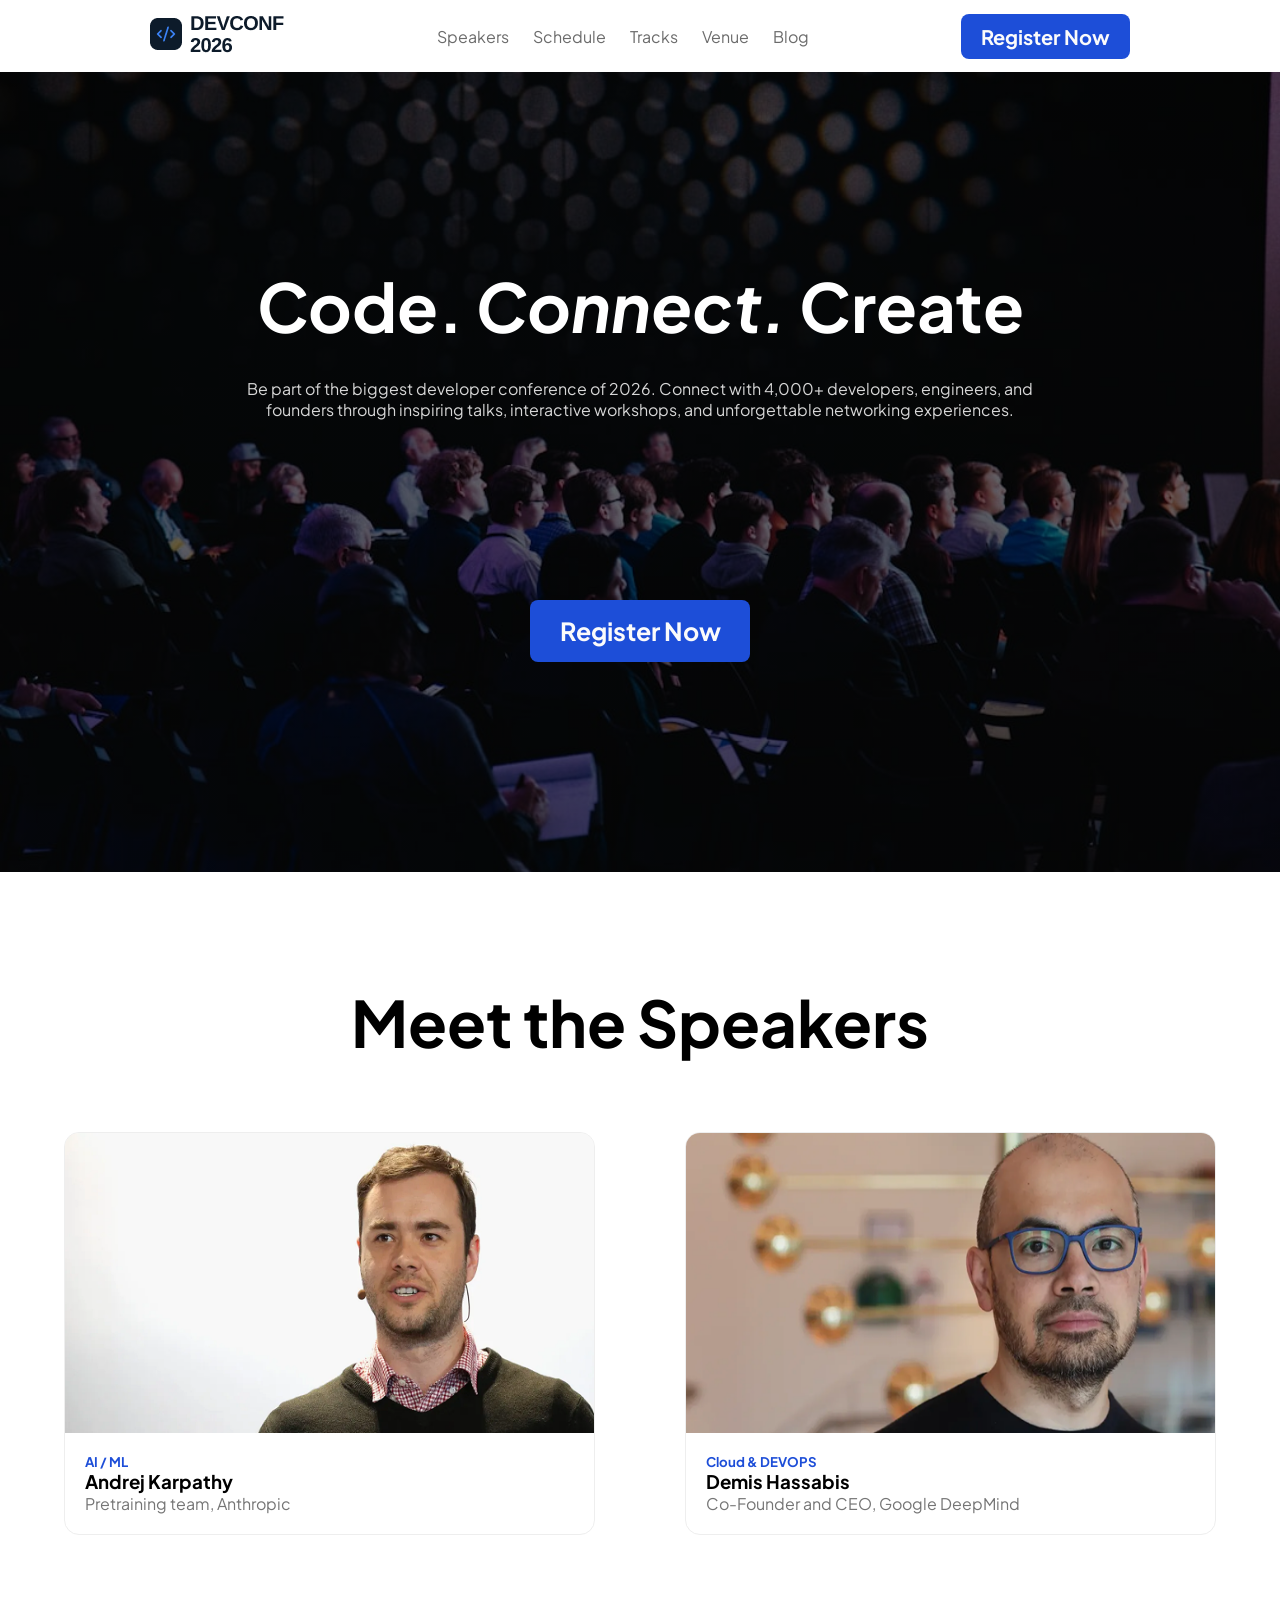
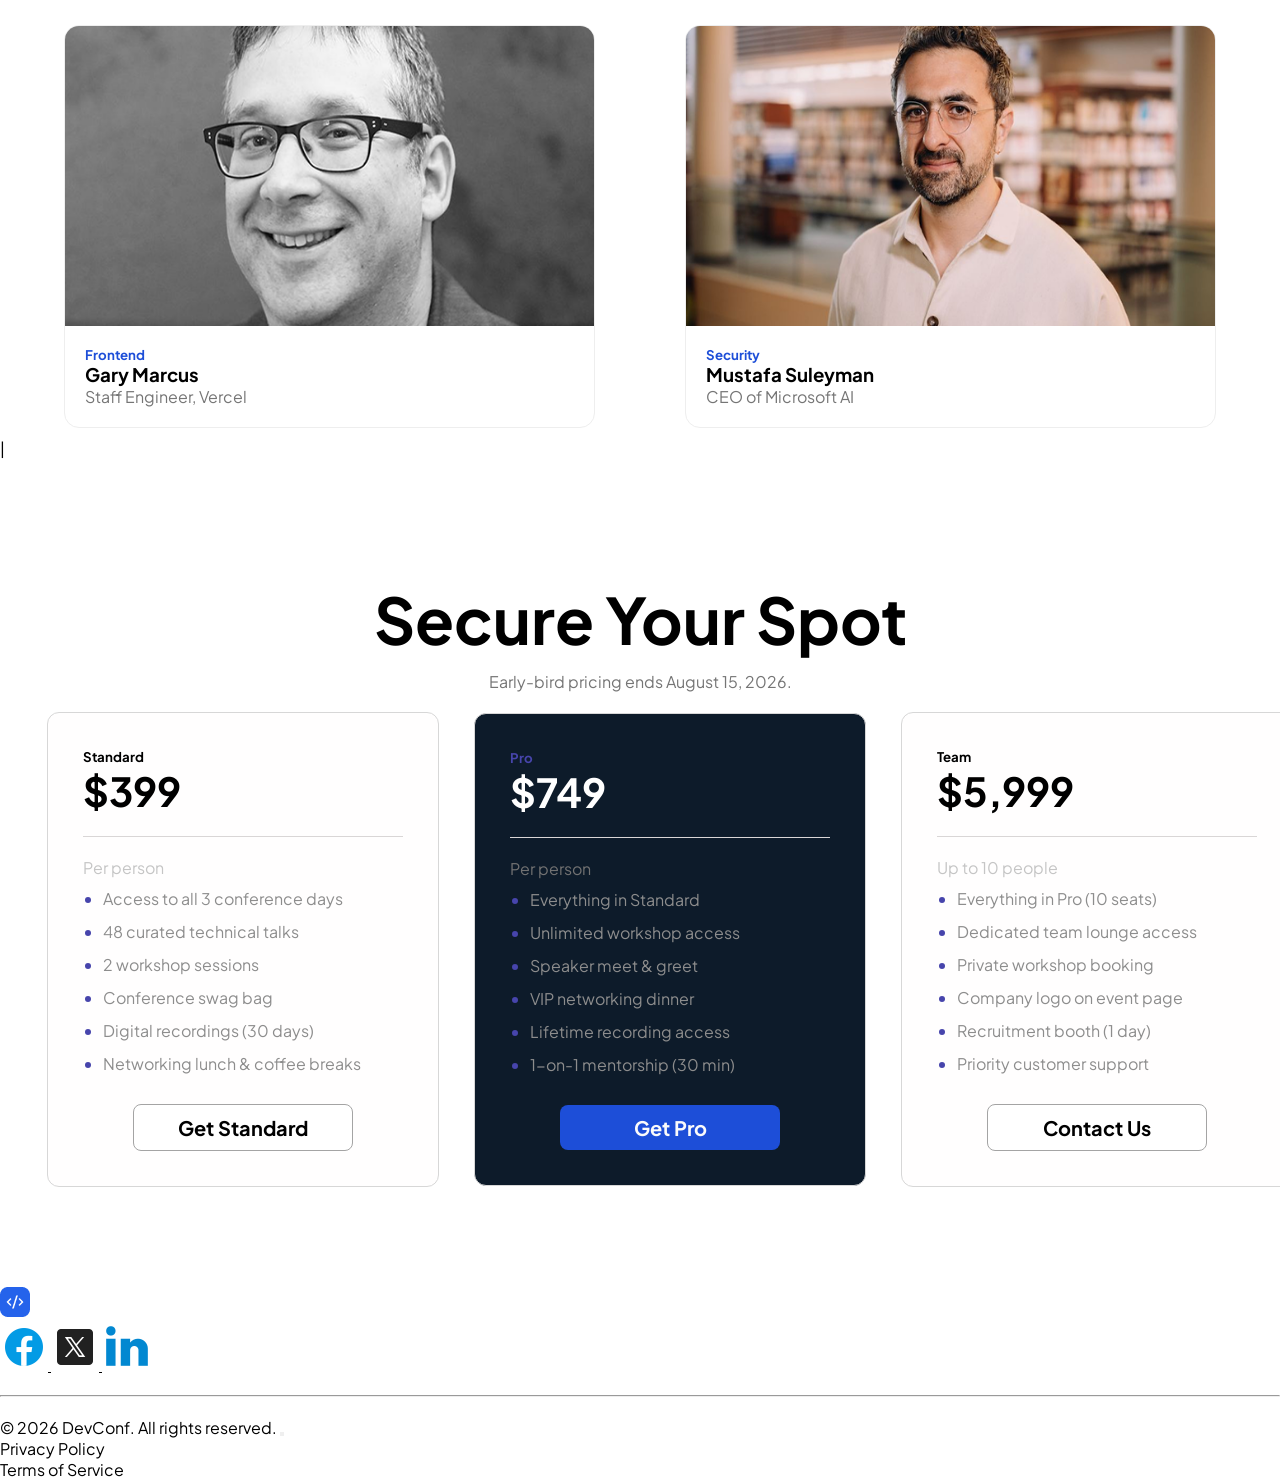
<file: intex.html>
<!DOCTYPE html>
<html lang="en">

<head>
    <meta charset="UTF-8">
    <meta name="viewport" content="width=device-width, initial-scale=1.0">
    <title>Document</title>
    <link rel="stylesheet" href="style.css">
    <!-- google font  -->
    <link rel="preconnect" href="https://fonts.googleapis.com">
    <link rel="preconnect" href="https://fonts.gstatic.com" crossorigin>
    <link
        href="https://fonts.googleapis.com/css2?family=Inter:ital,opsz,wght@0,14..32,100..900;1,14..32,100..900&family=Open+Sans:ital,wght@0,300..800;1,300..800&family=Plus+Jakarta+Sans:ital,wght@0,200..800;1,200..800&family=Poppins:ital,wght@0,100;0,200;0,300;0,400;0,500;0,600;0,700;0,800;0,900;1,100;1,200;1,300;1,400;1,500;1,600;1,700;1,800;1,900&display=swap"
        rel="stylesheet">
</head>

<body>
    <!-- nav bar started -->
    <header class="header">

        <nav class="container">
            <div class="logo-img">
                <img src="./image/logo.png" alt="">
            </div>
            <ul class="nav-intem">
                <li class="nav-list"> <a href=" ">Speakers</a> </li>
                <li class="nav-list"><a href=" ">Schedule</a></li>
                <li class="nav-list"> <a href=" ">Tracks</a></li>
                <li class="nav-list"> <a href=" ">Venue</a></li>
                <li class="nav-list"> <a href=" ">Blog</a></li>
            </ul>

            <div class="btn">
                <button class="comon-btn">Register Now</button>
            </div>
        </nav>
    </header>

    <!-- nav bar end -->

    <!-- banner section started -->
    <main>

        <section class="banner">
            <div class="banner-container">
                <div>
                    <h2>
                        Code. <span>Connect.</span> Create
                    </h2>
                    <p class="banner-description">
                        Be part of the biggest developer conference of 2026. Connect with 4,000+ developers, engineers,
                        and
                        founders through inspiring talks, interactive workshops, and unforgettable networking
                        experiences.

                    </p>
                    <button id="regi-btn" class="comon-btn">Register Now</button>
                </div>

            </div>

        </section>
        <!-- banner section end -->


        <!-- Speakers section started -->

        <section class="Speakers-parent">
            <h2 class="Speakers-headline"> Meet the Speakers</h2>

            <div class="Speakers-container">

                <div class="card-box">
                    <img class="img" src="./image/andrej.png" alt="">

                    <div class="Andrej-card-details">
                        <h5 class="dipartment">AI / ML</h5>
                        <h3>Andrej Karpathy</h3>
                        <P class="designation">Pretraining team, Anthropic</P>
                    </div>
                </div>


                <div class="card-box">
                    <img class="img" src="./image/demis.png" alt="">

                    <div class="Demis-Hassabis-details">
                        <h5 class="dipartment">Cloud & DEVOPS</h5>
                        <h3>Demis Hassabis</h3>
                        <P class="designation">Co-Founder and CEO, Google DeepMind</P>
                    </div>
                </div>


                <div class="card-box">
                    <img class="img" src="./image/gary.png" alt="">

                    <div class="Gary-Marcus-details">
                        <h5 class="dipartment">Frontend</h5>
                        <h3>Gary Marcus</h3>
                        <P class="designation">Staff Engineer, Vercel</P>
                    </div>
                </div>




                <div class="card-box">
                    <img class="img" src="./image/mustafa.png" alt="">

                    <div class="Mustafa-Suleyman-details">
                        <h5 class="dipartment">Security</h5>
                        <h3>Mustafa Suleyman</h3>
                        <P class="designation">CEO of Microsoft AI</P>
                    </div>
                </div>

            </div>
        </section>
        <!-- Speakers section end -->|

        <!-- pricing card section started -->

        <section class="pricing-parent">

            <div class="pricing-container">

                <h2 class="pricing-heading">Secure Your Spot</h2>
                <p class="pricing-p-tag">Early-bird pricing ends August 15, 2026.</p>


                <div class="pricing-card-container">

                    <div class="pricing-card">
                        <h5>Standard</h5>
                        <h2 class="price">$399</h2>
                        <p class="p-tag-Standard-price">Per person</p>
                        <ul>
                            <li>
                                <p> Access to all 3 conference days</p>
                            </li>
                            <li>
                                <p>48 curated technical talks</p>
                            </li>
                            <li>
                                <p>2 workshop sessions</p>
                            </li>
                            <li>
                                <p>Conference swag bag</p>
                            </li>
                            <li>
                                <p>Digital recordings (30 days)</p>
                            </li>
                            <li>
                                <p>Networking lunch & coffee breaks</p>
                            </li>
                        </ul>
                        <div><button class="comon-btn-outline">Get Standard</button></div>
                    </div>



                    <div class="pricing-card pro">
                        <h5 class="pro-card">Pro</h5>
                        <h2 class="price pro-price">$749</h2>
                        <p class="p-tag-pro-price">Per person</p>
                        <ul>
                            <li>
                                <p>Everything in Standard</p>
                            </li>
                            <li>
                                <p>Unlimited workshop access</p>
                            </li>
                            <li>
                                <p>Speaker meet & greet</p>
                            </li>
                            <li>
                                <p>VIP networking dinner</p>
                            </li>
                            <li>
                                <p>Lifetime recording access</p>
                            </li>
                            <li>
                                <p>1-on-1 mentorship (30 min)</p>
                            </li>
                        </ul>
                        <div><button class="comon-btn">Get Pro</button></div>

                    </div>



                    <div class="pricing-card">
                        <h5>Team</h5>
                        <h2 class="price">$5,999</h2>
                        <p class="p-tag-Team-price">Up to 10 people</p>
                        <ul>
                            <li>
                                <p>Everything in Pro (10 seats)</p>
                            </li>
                            <li>
                                <p>Dedicated team lounge access</p>
                            </li>
                            <li>
                                <p>Private workshop booking</p>
                            </li>
                            <li>
                                <p>Company logo on event page</p>
                            </li>
                            <li>
                                <p>Recruitment booth (1 day)</p>
                            </li>
                            <li>
                                <p>Priority customer support</p>
                            </li>
                        </ul>
                        <div><button class="comon-btn-outline">Contact Us</button></div>

                    </div>

                </div>



            </div>



        </section>
        <!-- pricing card section started -->

    </main>

    <!-- footer started -->

    <footer>
        <div>

            <div>
                <img class="footer-logo" src="./image/logo-mini.png" alt="">
            </div>

            <div>
                <a href="#"> <img src="./image/icons8-facebook-48.png" alt=""> </a>
                <a href="#"><img src="./image/icons8-x-48.png" alt=""> </a>
                <a href="#"> <img src="./image/icons8-linkedin-2-50.png" alt=""> </a>
            </div>
            <hr>
            <div>
                <p> © 2026 DevConf. All rights reserved. <button></button>
            </div>

            <div>
                <P>Privacy Policy</P>
                <P>Terms of Service </P>

            </div>
        </div>

    </footer>

</body>

</html>
</file>
<file: style.css>
/* comon style */
* {
    color: rgb(0, 0, 0);
    padding: 0;
    margin: 0;
    font-family: "Plus Jakarta Sans", sans-serif;
}

.comon-btn {
    background-color: #1D4ED8;
    padding: 10px 20px;
    border-radius: 8px;
    font-size: 20px;
    font-weight: bold;
    color: rgb(251, 251, 251);
    border: none;
    cursor: pointer;
}

.comon-btn-outline {
    background-color: white;
    padding: 10px 20px;
    border-radius: 8px;
    font-weight: bold;
    font-size: 20px;
    color: rgb(0, 0, 0);
    border: 1px solid #a4a4a4;
    cursor: pointer
}




/* comon style */

/* navbar start */
nav {
    display: flex;
    justify-content: space-between;
    padding: 12px 20px;
    align-items: center;
    margin: auto;
    height: auto;

}

.container {
    padding-left: 150px;
    padding-right: 150px;
}

#regi-btn {
    font-size: 25px;
    padding: 15px 20px;
}

.nav-intem {
    display: flex;
    justify-content: space-between;
    list-style: none;
    gap: 24px;

}

.nav-intem,
li a {
    color: rgb(107, 107, 107);
}

ul .nav-list a {
    text-decoration: none;
}

/* navbar end */

/* banner  started */

.banner {
    background-image:
        linear-gradient(rgba(0, 0, 0, 0.6), rgba(0, 0, 0, 0.6)),
        url("./image/banner.jpg");
    width: auto;
    height: 800px;
    background-size: cover;
    background-repeat: no-repeat;
    background-position: center;
    display: flex;
    justify-content: center;
    align-items: center;
    overlay: auto;

}


.banner-container {

    text-align: center;
    max-width: 800px;
    padding-bottom: 20px;
}

.banner-container h2 {
    font-size: 4.2em;
    color: white;
    font-weight: bold;
    margin-bottom: 30px;
}

span {
    font-style: italic;
    color: white;
}

.banner-container p {
    margin-bottom: 180px;
}

.banner-description {
    color: rgb(215, 215, 215);
}

/* banner  END */

/* Speakers-box started */

.Speakers-parent {
    padding: 10px 0;
    text-align: center;

}

.Speakers-headline {
    align-items: center;
    text-align: center;
    padding-top: 100px;
    padding-bottom: 70px;
    font-size: 4rem;
    font-weight: bold;
}

.Speakers-container {
    width: 90%;
    max-width: 1200px;
    display: grid;
    grid-template-columns: repeat(2, 1fr);
    gap: 90px;
    margin: auto;
}

.card-box {
    background: #fff;
    border: 1PX solid #eeeeee;
    border-radius: 15px;
    overflow: hidden;
}

.card-box img {
    width: 100%;
    height: 300px;
    display: block;
}

.card-box:hover {
    transform: translateY(-5px);
    cursor: pointer;
    cursor: pointer;
}

/* card details */
.Andrej-card-details {
    padding: 20px;
    text-align: left;
}

.Demis-Hassabis-details {
    padding: 20px;
    text-align: left;
}

.Gary-Marcus-details {
    padding: 20px;
    text-align: left;
}

.Mustafa-Suleyman-details {
    padding: 20px;
    text-align: left;
}

/* dipartment color h5  */

.dipartment {
    color: #1D4ED8;
}

/* p tag in speaker box */

.designation {
    color: rgb(117, 117, 117);
}

/* Speakers-box end */

/* pricing card section started   */

.pricing-parent {
    padding: 100px 0;

}


.pricing-container {
    text-align: center;
}

.pricing-heading {
    align-items: center;
    text-align: center;
    padding-top: 20px;
    padding-bottom: 12px;
    font-size: 4rem;
    font-weight: bold;
}

.pricing-p-tag {
    align-items: center;
    text-align: center;
    margin-bottom: 20px;
    color: rgb(117, 117, 117);
}

.pricing-card-container {
    width: 100%;
    display: flex;
    justify-content: center;
    align-items: center;
    padding: 0 30px;
    gap: 35px;
}

.pricing-card {
    border: 1px solid #d7d7d7;
    border-radius: 12px;
    padding: 35px;
    text-align: left;
    background-color: rgb(255, 254, 254);
    width: 320px;
}

.price {
    font-size: 2.5rem;
    font-weight: bold;
    padding-bottom: 20px;
    margin-bottom: 20px;
    border-bottom: 1px solid #d9d6d6;
}

.comon-btn,
.comon-btn-outline {
    width: 100%;
    max-width: 220px
}


.pricing-card ul {
    padding-left: 20px;
    margin: 25px solid #d7d7d7;
}

.pricing-card li {
    margin-bottom: 12px;
}

.pricing-card-container .pricing-card ul li {
    color: #4745ac;
}


.pricing-card-container .pricing-card .p-tag-Standard-price,
.p-tag-Team-price {
    margin-bottom: 10px;
    color: #c5c5c5;

}

.pricing-card-container .pricing-card .p-tag-team-price {
    margin-bottom: 10px;
}

.pricing-card-container .pricing-card .p-tag-pro-price {
    margin-bottom: 10px;
    color: #727272;
}

/* pro price color white */
.pricing-card-container .pricing-card .pro-price {
    color: #ffffff;
}

.pricing-card-container .pricing-card .pro-card {
    color: #4745ac;
}

/* list text color*/
.pricing-card-container .pricing-card ul li p {
    color: #8d8d8d;
}

/* pro color */
.pricing-card-container .pro {
    background-color: #0D1B2A;
}

.pricing-card:hover {
    transform: translateY(-5px);
    box-shadow: 0 08px 20px rgb(0, 0, 0, .1);
}

.pricing-card div {
    display: flex;
    justify-content: center;
    margin-top: 30px;
}



/* pricing card section end   */

/* placeholder section started */

/* Venue Section */

.venue-parent{
    width: 90%;
    max-width: 1250px;

    margin: 80px auto;

    padding: 60px;

    background: #fff;

    border: 1px solid #dddddd;
    border-radius: 16px;

    box-shadow: 0 8px 25px rgba(0,0,0,.08);
}

.venue-container{
    width:100%;
}

.venue-title{
    text-align:center;
    margin-bottom:60px;
}

.venue-title h2{
    font-size:3.5rem;
    margin-bottom:15px;
}

.venue-title p{
    max-width:700px;
    margin:auto;
    line-height:28px;
    color:#757575;
}

.venue-content{
    display:flex;
    justify-content:space-between;
    align-items:center;
    gap:50px;
}

.venue-image{
    flex:1;
}

.venue-image img{
    width:100%;
    border-radius:16px;
}

.venue-info{
    flex:1;
}

.venue-info h3{
    font-size:2rem;
    margin-bottom:20px;
}

.venue-info p{
    margin-bottom:15px;
    color:#666;
}

.venue-info ul{
    padding-left:22px;
    margin:30px 0;
}

.venue-info li{
    margin-bottom:12px;
}

.venue-info button{
    margin-top:20px;
}
/* placeholder section end */





/* footer started */

.footer-parent {
    padding: 40px 0;
    background-color: #2e3f6d;
}

.footer-container,
.footer-down {
    width: 90%;
    max-width: 1200px;
    margin: 0 auto;

    display: flex;
    justify-content: space-between;
    align-items: center;
}


.footer-container {

    margin-bottom: 25px;

}


.footer-down {
    display: flex;
    justify-content: space-between;
    gap: 900px;
    margin: 0 auto;
    align-items: center;
    color: white;
}


.footer-policy {
    display: flex;
    align-items: center;
    gap: 20px;
}

.footer-policy p {
    margin: 0;
}

hr {
    width: auto;
    max-width: auto;
    margin: 20px auto;
}

.footer-social {
    display: flex;
    gap: 14px;
    align-items: center;
}
</file>
